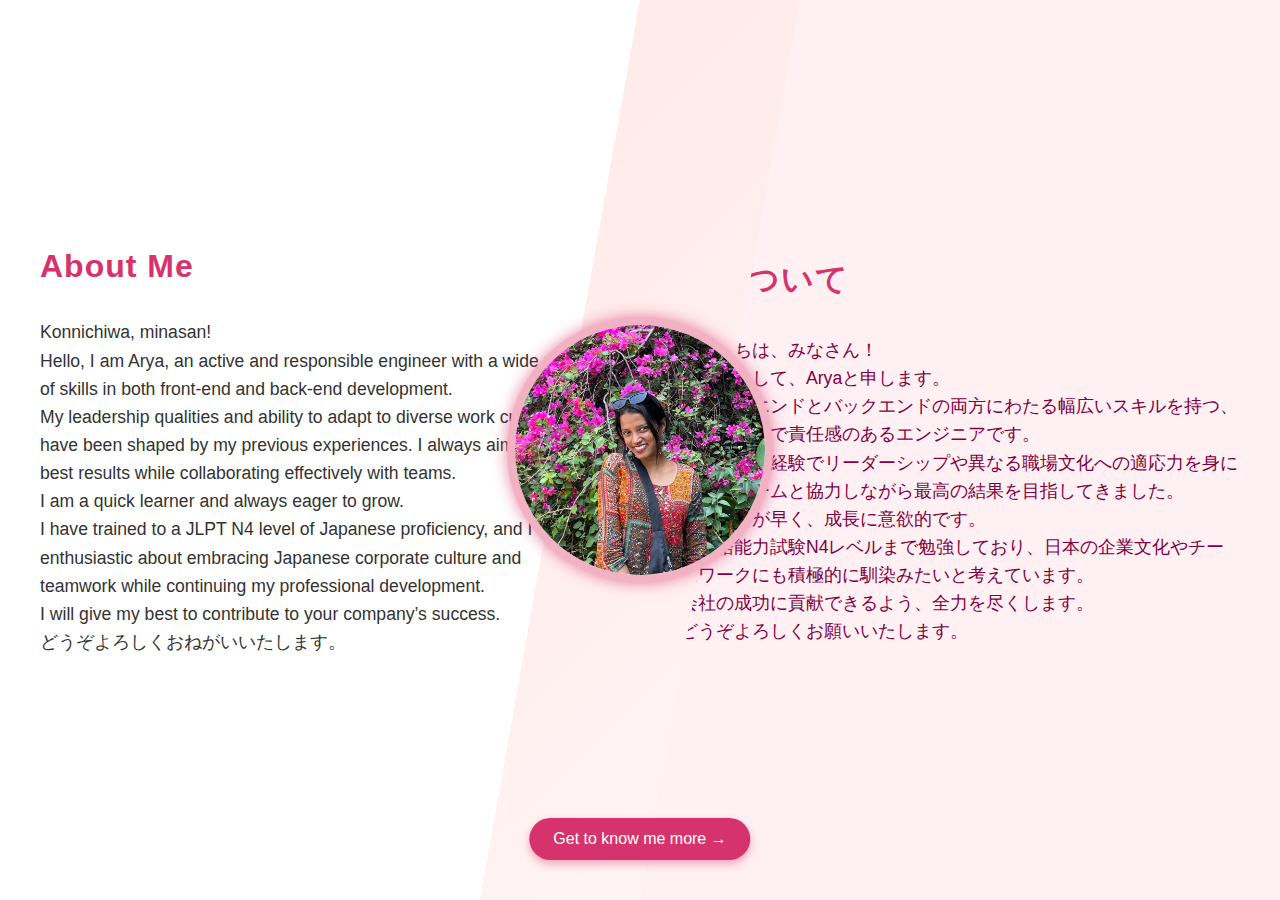
<file: index.html>
<!DOCTYPE html>
<html lang="en">
<head>
<meta charset="UTF-8" />
<meta name="viewport" content="width=device-width, initial-scale=1" />
<title>About Me</title>
<style>
body {
  margin: 0;
  font-family: 'Segoe UI', Tahoma, Geneva, Verdana, sans-serif;
  background: linear-gradient(135deg, #ffe4e1, #fffafc);
  overflow-x: hidden;
}

.container {
  display: flex;
  flex-wrap: wrap;
  min-height: 100vh;
  animation: openBook 1s ease forwards;
  position: relative;
}

@keyframes openBook {
  0% { transform: scaleX(0); }
  100% { transform: scaleX(1); }
}

.left, .right {
  flex: 1 1 50%;
  padding: 40px;
  color: #333;
  box-sizing: border-box;
  display: flex;
  flex-direction: column;
  justify-content: center;
}

.left {
  background: #fff;
  clip-path: polygon(0 0, 100% 0, 75% 100%, 0% 100%);
  text-align: left;
}

.right {
  background: #fff0f4;
  clip-path: polygon(25% 0, 100% 0, 100% 100%, 0% 100%);
  text-align: left;
  color: #800040;
}

.left h1, .right h1 {
  font-size: 2rem;
  margin-bottom: 1rem;
  color: #d6336c;
  letter-spacing: 1px;
}

.left p, .right p {
  font-size: 1.1rem;
  line-height: 1.6;
}

.center-img {
  position: absolute;
  top: 50%;
  left: 50%;
  transform: translate(-50%, -50%);
  width: 250px;
  height: 250px;
  border-radius: 50%;
  overflow: hidden;
  box-shadow: 0 0 15px rgba(214, 51, 108, 0.6);
  border: 8px solid #f3b1c4;
  background: white;
  z-index: 10;
}

.center-img img {
  width: 100%;
  height: 100%;
  object-fit: cover;
}

.button-container {
  position: absolute;
  bottom: 40px;
  left: 50%;
  transform: translateX(-50%);
  z-index: 20;
}

#next-btn {
  padding: 12px 24px;
  background-color: #d6336c;
  color: #fff;
  border: none;
  border-radius: 30px;
  cursor: pointer;
  font-size: 1rem;
  transition: background-color 0.3s ease, transform 0.3s ease;
  box-shadow: 0 4px 8px rgba(214, 51, 108, 0.4);
}

#next-btn:hover {
  background-color: #b52a5e;
  transform: scale(1.05);
}

/* Sakura */
.sakura {
  position: fixed;
  top: -50px;
  width: 30px;
  height: 30px;
  background: url('images/sakura.png') no-repeat center/contain;
  opacity: 0.8;
  animation: fall linear infinite;
  pointer-events: none;
  z-index: 1;
}

@keyframes fall {
  0% {
    transform: translateY(-50px) rotate(0deg);
    opacity: 1;
  }
  100% {
    transform: translateY(110vh) rotate(360deg);
    opacity: 0;
  }
}

/* 📱 Mobile Fix */
@media (max-width: 768px) {
  .container {
    flex-direction: column;
  }

  .left, .right {
    width: 100%;
    clip-path: none;
    padding: 20px;
    text-align: center;
  }

  .center-img {
    position: relative;
    top: auto;
    left: auto;
    transform: none;
    margin: 20px auto;
    width: 180px;
    height: 180px;
    border: 6px solid #f3b1c4;
  }

  .button-container {
    position: relative;
    bottom: auto;
    left: auto;
    transform: none;
    margin: 20px auto;
  }
}
</style>
</head>
<body>
  <div class="container">
    <div class="left">
      <h1>About Me</h1>
      <p>
        Konnichiwa, minasan!<br />
        Hello, I am Arya, an active and responsible engineer with a wide range of skills in both front-end and back-end development.<br />
        My leadership qualities and ability to adapt to diverse work cultures have been shaped by my previous experiences. I always aim for the best results while collaborating effectively with teams.<br />
        I am a quick learner and always eager to grow.<br />
        I have trained to a JLPT N4 level of Japanese proficiency, and I am enthusiastic about embracing Japanese corporate culture and teamwork while continuing my professional development.<br />
        I will give my best to contribute to your company’s success.<br />
        どうぞよろしくおねがいいたします。
      </p>
    </div>
    <div class="right">
      <h1>私について</h1>
      <p>
        こんにちは、みなさん！<br />
        はじめまして、Aryaと申します。<br />
        フロントエンドとバックエンドの両方にわたる幅広いスキルを持つ、アクティブで責任感のあるエンジニアです。<br />
        これまでの経験でリーダーシップや異なる職場文化への適応力を身につけ、チームと協力しながら最高の結果を目指してきました。<br />
        学ぶことが早く、成長に意欲的です。<br />
        日本語能力試験N4レベルまで勉強しており、日本の企業文化やチームワークにも積極的に馴染みたいと考えています。<br />
        会社の成功に貢献できるよう、全力を尽くします。<br />
        どうぞよろしくお願いいたします。
      </p>
    </div>
    <div class="center-img">
      <img src="images/profile1.jpg" alt="Profile Picture" />
    </div>
    <div class="button-container">
      <button id="next-btn">Get to know me more →</button>
    </div>
  </div>

<script>
  document.getElementById("next-btn").addEventListener("click", () => {
    window.location.href = "language.html";
  });
</script>
<script src="js/main.js"></script>
</body>
</html>
</file>
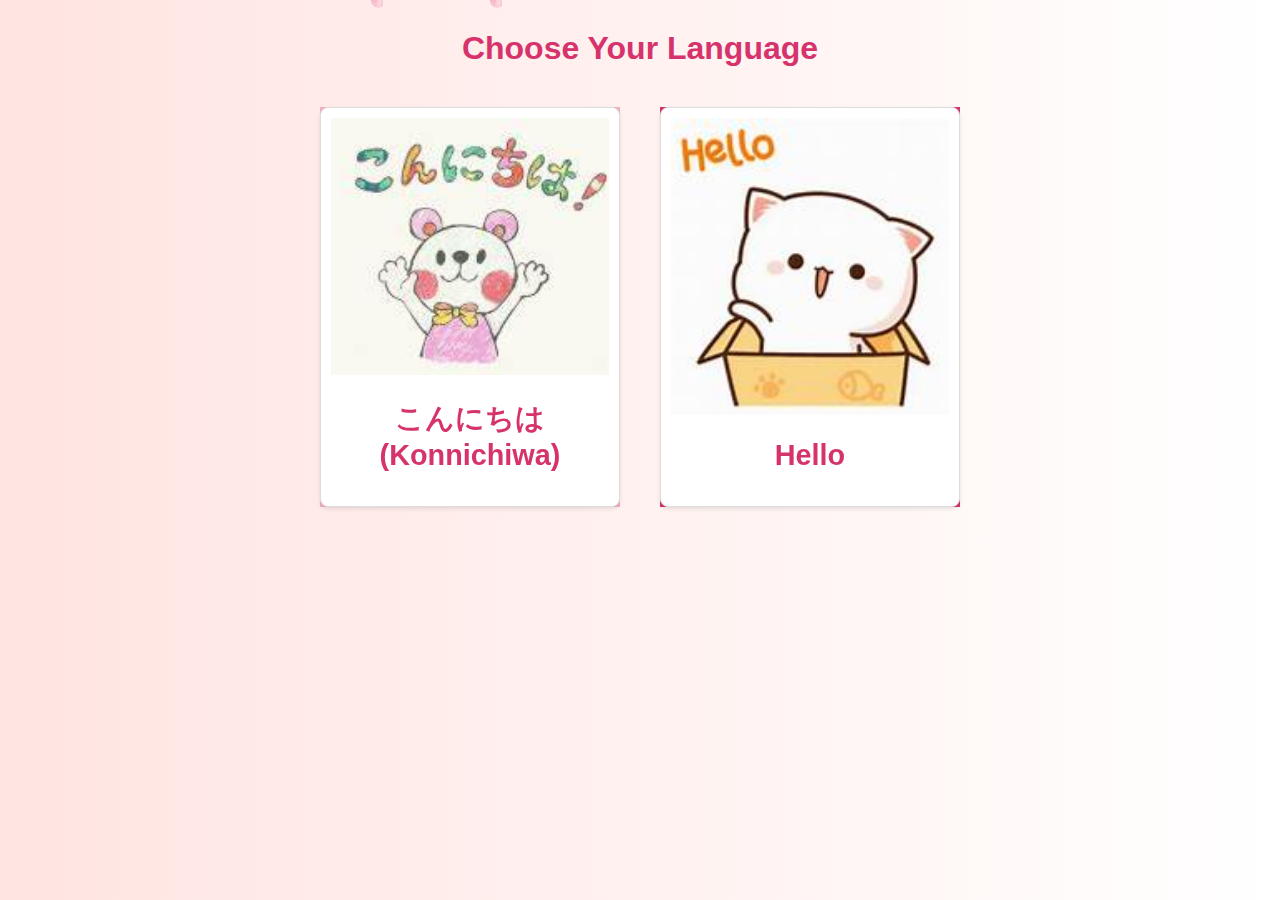
<file: language.html>
<!DOCTYPE html>
<html lang="en">
<head>
<meta charset="UTF-8">
<meta name="viewport" content="width=device-width, initial-scale=1.0">
<title>Choose Language</title>
<link rel="stylesheet" href="css/styles.css">
<style>
body {
  margin: 0;
  font-family: Arial, sans-serif;
  background: linear-gradient(to right, #ffe4e1, #fff);
  text-align: center;
}

.container {
  margin: 30px auto;
}

h1 {
  color: #d6336c;
  margin-bottom: 40px;
}

.cards {
  display: flex;
  justify-content: center;
  gap: 40px;
  flex-wrap: wrap;
  padding: 0 20px;
}

.card {
  width: 300px;
  height: 400px;
  perspective: 1000px;
}

.card-inner {
  width: 100%;
  height: 100%;
  position: relative;
  transition: transform 0.6s;
  transform-style: preserve-3d;
  cursor: pointer;
}

.card:hover .card-inner {
  transform: rotateY(180deg);
}

.card-front, .card-back {
  width: 100%;
  height: 100%;
  position: absolute;
  backface-visibility: hidden;
  display: flex;
  flex-direction: column;
  align-items: center;
  justify-content: center;
  border: 1px solid #ddd;
  border-radius: 8px;
  font-size: 1.2rem;
  background-color: #fff;
  overflow: hidden;
}

.card-front {
  color: #d6336c;
}

.card-front img {
  width: 100%;
  height: auto;
  flex-grow: 1;
  object-fit: cover;
}

.card-back {
  transform: rotateY(180deg);
  background-color: #f8f9fa;
  color: #333;
  padding: 20px;
}

.card-back h2 {
  margin: 0;
}
</style>
</head>
<body>
  <div class="container">
    <h1>Choose Your Language</h1>

    <div class="cards">
      <a href="portfolio-jap.html" class="card">
        <div class="card-inner">
          <div class="card-front">
            <img src="images/japanese-lady.jpg" alt="Japanese Lady">
            <h2>こんにちは (Konnichiwa)</h2>
          </div>
          <div class="card-back">
            <h2>Japanese</h2>
          </div>
        </div>
      </a>

      <a href="portfolio-eng.html" class="card">
        <div class="card-inner">
          <div class="card-front">
            <img src="images/hello-pic.jpg" alt="Hello">
            <h2>Hello</h2>
          </div>
          <div class="card-back">
            <h2>English</h2>
          </div>
        </div>
      </a>
    </div>
  </div>

<script src="js/main.js"></script>
</body>
</html>
</file>
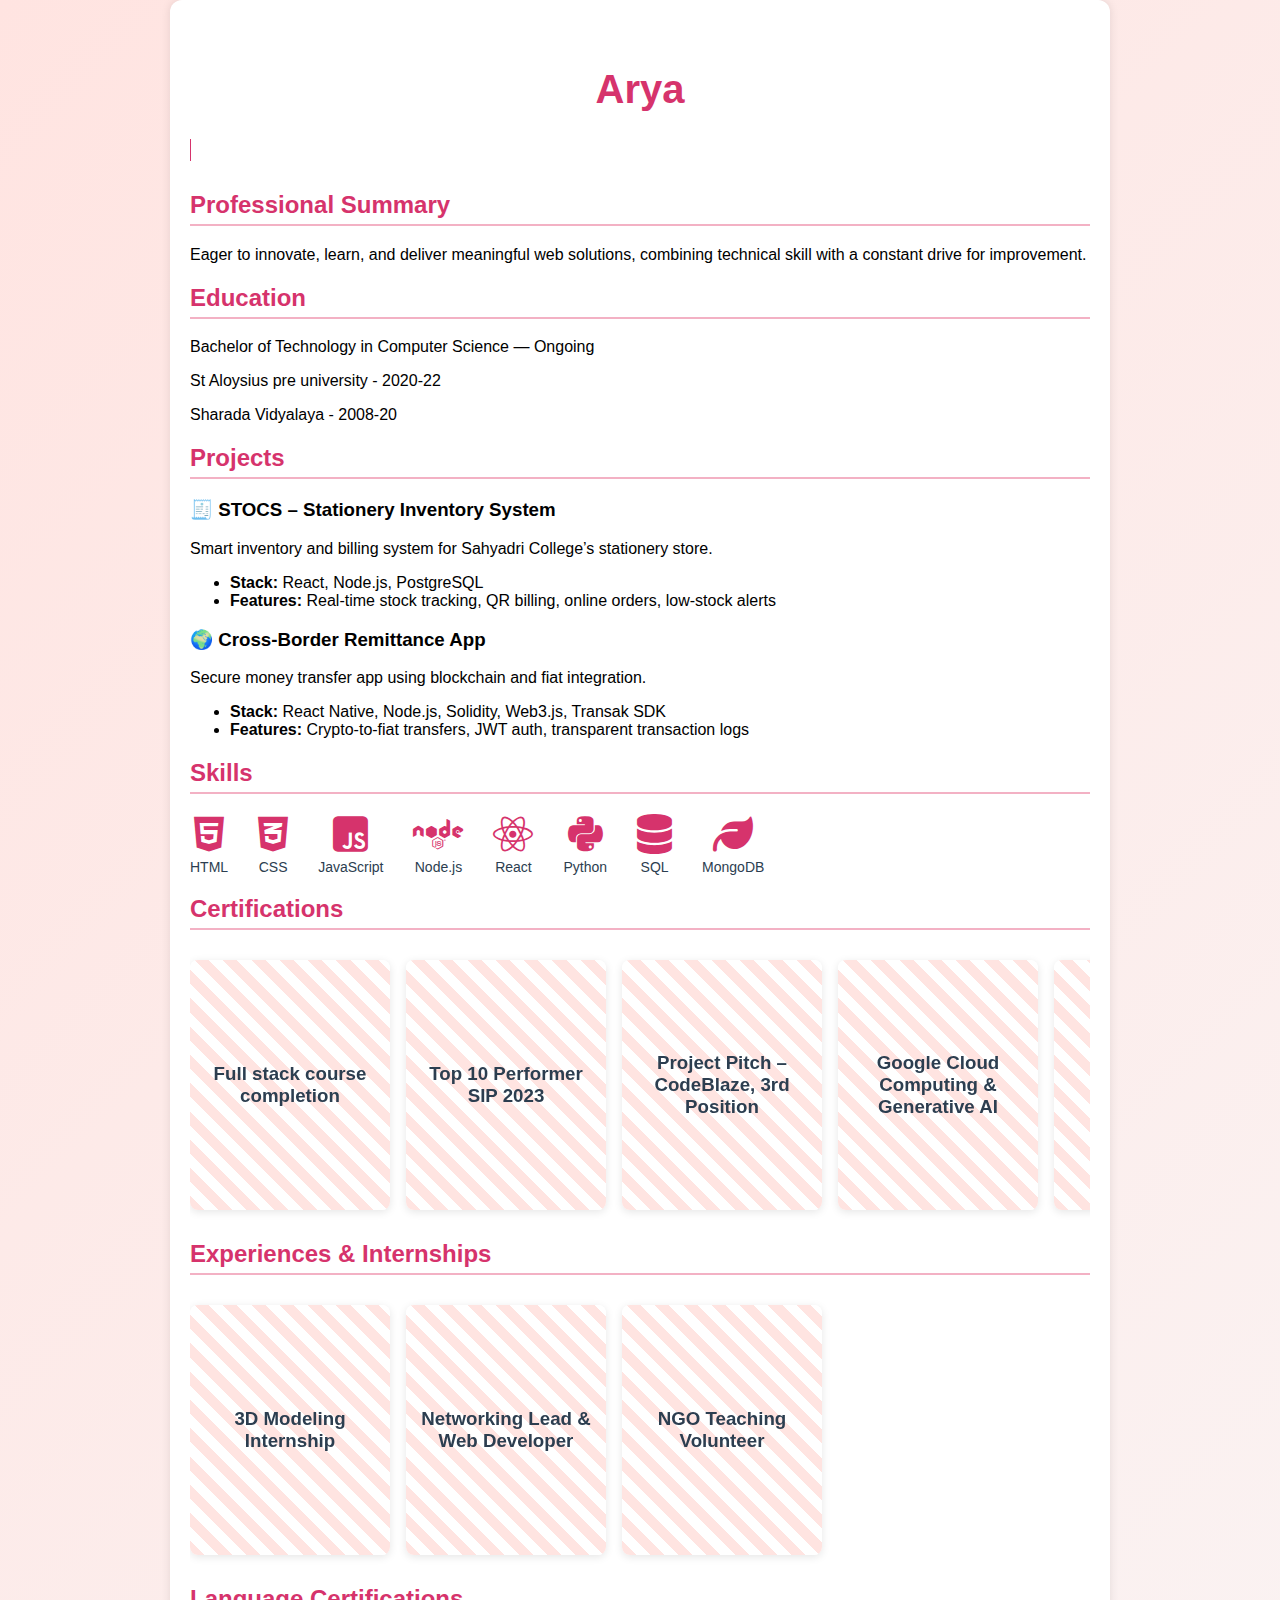
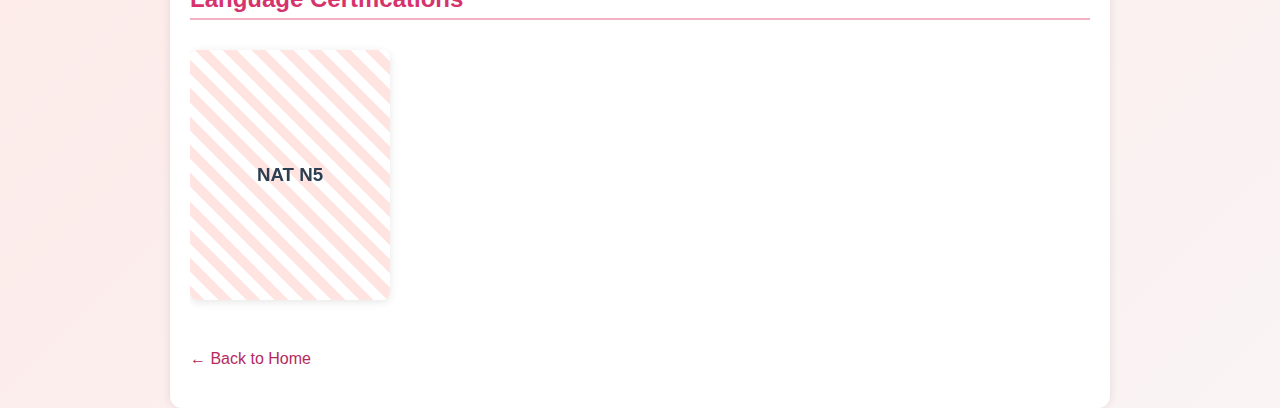
<file: portfolio-eng.html>
<!DOCTYPE html>
<html lang="en">
<head>
<meta charset="UTF-8">
<meta name="viewport" content="width=device-width, initial-scale=1.0">
<title>My Resume</title>
<link href="https://cdnjs.cloudflare.com/ajax/libs/font-awesome/6.5.2/css/all.min.css" rel="stylesheet">
<style>
body {
  font-family: Arial, sans-serif;
  background: linear-gradient(-45deg, #ffe4e1, #fff, #f8f9fa, #ffe4e1);
  background-size: 400% 400%;
  animation: gradientBG 15s ease infinite;
  margin: 0;
  padding: 0;
}

@keyframes gradientBG {
  0% {background-position: 0% 50%;}
  50% {background-position: 100% 50%;}
  100% {background-position: 0% 50%;}
}

.resume-container {
  max-width: 900px;
  margin: 0 auto;
  padding: 40px 20px;
  background: #fff;
  border-radius: 12px;
  box-shadow: 0 0 10px rgba(0,0,0,0.1);
  text-align: left;
}

header {
  text-align: center;
  margin-bottom: 30px;
}

header h1 {
  color: #d6336c;
  font-size: 2.5rem;
}

.subtitle.typing {
  color: #b52a5e;
  font-size: 1.2rem;
  border-right: .1em solid #d6336c;
  white-space: nowrap;
  overflow: hidden;
  width: 0;
  animation: typing 3s steps(40, end) forwards, blink-caret .75s step-end infinite;
}

@keyframes typing {
  from {width: 0;}
  to {width: 100%;}
}

@keyframes blink-caret {
  from, to {border-color: transparent;}
  50% {border-color: #d6336c;}
}

h2 {
  color: #d6336c;
  margin-top: 20px;
  border-bottom: 2px solid #f3b1c4;
  padding-bottom: 5px;
}

.resume-cards {
  display: flex;
  gap: 16px;
  overflow-x: auto;
  padding: 10px 0;
}

.resume-cards::-webkit-scrollbar {
  height: 6px;
}

.resume-cards::-webkit-scrollbar-thumb {
  background: #ccc;
  border-radius: 3px;
}

.resume-card {
  flex: 0 0 200px;
  height: 250px;
  perspective: 1000px;
  background: repeating-linear-gradient(
    45deg,
    #ffe4e1,
    #ffe4e1 10px,
    #fff 10px,
    #fff 20px
  );
  border-radius: 8px;
  box-shadow: 0 2px 8px rgba(0,0,0,0.1);
  transition: transform 0.3s ease, box-shadow 0.3s ease;
}

.resume-card:hover {
  transform: scale(1.05);
  box-shadow: 0 6px 20px rgba(0,0,0,0.15);
}

.resume-card-inner {
  width: 100%;
  height: 100%;
  position: relative;
  transition: transform 0.6s ease;
  transform-style: preserve-3d;
}

.resume-card:hover .resume-card-inner {
  transform: rotateY(180deg);
}

.resume-card-front, .resume-card-back {
  width: 100%;
  height: 100%;
  position: absolute;
  backface-visibility: hidden;
  display: flex;
  flex-direction: column;
  justify-content: center;
  align-items: center;
  padding: 10px;
  box-sizing: border-box;
  text-align: center;
}

.resume-card-front h3 {
  color: #2c3e50;
}

.resume-card-back {
  transform: rotateY(180deg);
  background-color: #f8f8f8;
}

.resume-card-back a {
  display: inline-block;
  margin-top: 10px;
  padding: 6px 12px;
  background-color: #2c3e50;
  color: #fff;
  text-decoration: none;
  border-radius: 3px;
  font-size: 0.85rem;
}

.resume-card-back a:hover {
  background-color: #1a252f;
}

.back-link {
  display: inline-block;
  margin-top: 40px;
  color: #b52a5e;
  text-decoration: none;
}
.skills-grid {
  display: flex;
  flex-wrap: wrap;
  gap: 30px;
  margin-top: 15px;
}

.skill-item {
  display: flex;
  flex-direction: column;
  align-items: center;
  font-size: 14px;
  color: #2c3e50;
  transition: transform 0.3s ease;
}

.skill-item i {
  font-size: 40px;
  color: #d6336c;
  margin-bottom: 5px;
}

.skill-item:hover {
  transform: scale(1.1);
}

</style>
</head>

<body>
<div class="resume-container">
  <header>
    <h1>Arya</h1>
    <p class="subtitle typing">Aspiring Developer | Teamwork & Leadership | Lifelong Learner</p>
  </header>

  <section class="summary">
    <h2>Professional Summary</h2>
    <p>
     Eager to innovate, learn, and deliver meaningful web solutions, combining technical skill with a constant drive for improvement.</p>
  </section>

  <section class="education">
    <h2>Education</h2>
    <p>Bachelor of Technology in Computer Science — Ongoing</p>
    <p>St Aloysius pre university - 2020-22</p>
    <p>Sharada Vidyalaya - 2008-20</p>
  </section>

  <section class="projects">
    <h2>Projects</h2>
<div class="project">
  <h3>🧾 STOCS – Stationery Inventory System</h3>
  <p>
    Smart inventory and billing system for Sahyadri College’s stationery store.
  </p>
  <ul>
    <li><strong>Stack:</strong> React, Node.js, PostgreSQL</li>
    <li><strong>Features:</strong> Real-time stock tracking, QR billing, online orders, low-stock alerts</li>
  </ul>
</div>

<div class="project">
  <h3>🌍 Cross-Border Remittance App</h3>
  <p>
    Secure money transfer app using blockchain and fiat integration.
  </p>
  <ul>
    <li><strong>Stack:</strong> React Native, Node.js, Solidity, Web3.js, Transak SDK</li>
    <li><strong>Features:</strong> Crypto-to-fiat transfers, JWT auth, transparent transaction logs</li>
  </ul>
</div>
 <section class="skills">
  <h2 style="text-align: left;">Skills</h2>
  <div class="skills-grid">
    <div class="skill-item">
      <i class="fab fa-html5"></i>
      <span>HTML</span>
    </div>
    <div class="skill-item">
      <i class="fab fa-css3-alt"></i>
      <span>CSS</span>
    </div>
    <div class="skill-item">
      <i class="fab fa-js-square"></i>
      <span>JavaScript</span>
    </div>
    <div class="skill-item">
      <i class="fab fa-node"></i>
      <span>Node.js</span>
    </div>
    <div class="skill-item">
      <i class="fab fa-react"></i>
      <span>React</span>
    </div>
    <div class="skill-item">
  <i class="fab fa-python"></i>
  <span>Python</span>
</div>

<div class="skill-item">
  <i class="fas fa-database"></i>
  <span>SQL</span>
</div>

<div class="skill-item">
  <i class="fas fa-leaf"></i>
  <span>MongoDB</span>
</div>
  </div>
</section>
  <section class="certifications">
    <h2>Certifications</h2>
    <div class="resume-cards">
      <div class="resume-card">
        <div class="resume-card-inner">
          <div class="resume-card-front">
            <h3>Full stack course completion</h3>
          </div>
          <div class="resume-card-back">
            <a href="https://drive.google.com/file/d/10ftS3D0thci9iskS2-q1k4Ww0KDOHati/view?usp=sharing">View</a>
          </div>
        </div>
      </div>
      <div class="resume-card">
        <div class="resume-card-inner">
          <div class="resume-card-front">
            <h3>Top 10 Performer SIP 2023</h3>
          </div>
          <div class="resume-card-back">
            <a href="https://drive.google.com/file/d/1wQ83UlyGWlbdcffvhUEgiggMR33XyDNR/view?usp=sharing">View</a>
          </div>
        </div>
      </div>
      <div class="resume-card">
        <div class="resume-card-inner">
          <div class="resume-card-front">
            <h3>Project Pitch – CodeBlaze, 3rd Position</h3>
          </div>
          <div class="resume-card-back">
            <a href="https://drive.google.com/file/d/1BQARD3A0xRIiynwLNm8JCwoqPu1xJI55/view?usp=sharing">View</a>
          </div>
        </div>
      </div>
      <div class="resume-card">
        <div class="resume-card-inner">
          <div class="resume-card-front">
            <h3>Google Cloud Computing & Generative AI</h3>
          </div>
          <div class="resume-card-back">
            <a href="https://drive.google.com/file/d/1yx4MLdxA1kitJXH3KdlB4MrrW5jVaReT/view?usp=sharing">View</a>
          </div>
        </div>
      </div>
      <div class="resume-card">
        <div class="resume-card-inner">
          <div class="resume-card-front">
            <h3>Certificate of Leadership</h3>
          </div>
          <div class="resume-card-back">
            <a href="https://drive.google.com/file/d/1DAOBNkmTP0TCC6fTdh3pqlDYaYa-PCrZ/view?usp=sharing">View</a>
          </div>
        </div>
      </div>
      <div class="resume-card">
        <div class="resume-card-inner">
          <div class="resume-card-front">
            <h3>SIH Grand Finale</h3>
          </div>
          <div class="resume-card-back">
            <a href="https://drive.google.com/file/d/1LE5eaI5HG3YiwHk-9B50rcu8BjWshsK-/view?usp=sharing">View</a>
          </div>
        </div>
      </div>
    </div>
  </section>

  <section class="experiences">
    <h2>Experiences & Internships</h2>
    <div class="resume-cards">
      <div class="resume-card">
        <div class="resume-card-inner">
          <div class="resume-card-front">
            <h3>3D Modeling Internship</h3>
          </div>
          <div class="resume-card-back">
            <a href="https://drive.google.com/file/d/1P5DcAHPAY2mMqAxPpFyOq-4pE_18NJux/view?usp=drive_link">View</a>
          </div>
        </div>
      </div>
      <div class="resume-card">
        <div class="resume-card-inner">
          <div class="resume-card-front">
            <h3>Networking Lead & Web Developer</h3>
          </div>
          <div class="resume-card-back">
            <a href="https://drive.google.com/file/d/1Sg3B6RLVeGkwRx_n8rK__mp8K27z16N-/view?usp=sharing">View</a>
          </div>
        </div>
      </div>
      <div class="resume-card">
        <div class="resume-card-inner">
          <div class="resume-card-front">
            <h3>NGO Teaching Volunteer</h3>
          </div>
          <div class="resume-card-back">
            <a href="https://drive.google.com/file/d/12S17WlosSJ6e8LjnjiRpPiXyfPgWGSRC/view?usp=sharing">View</a>
          </div>
        </div>
      </div>
    </div>
  </section>

  <section class="language-certifications">
    <h2>Language Certifications</h2>
    <div class="resume-cards">
      <div class="resume-card">
        <div class="resume-card-inner">
          <div class="resume-card-front">
            <h3>NAT N5</h3>
          </div>
          <div class="resume-card-back">
            <a href="https://drive.google.com/file/d/1_Lgjmv-EzGq2PYyPyzywpIeGVJkPsLeV/view?usp=sharing">View</a>
          </div>
        </div>
      </div>
    </div>
  </section>

  <footer>
    <a href="index.html" class="back-link">← Back to Home</a>
  </footer>
</div>

<script>
document.addEventListener('DOMContentLoaded', () => {
  document.querySelectorAll('section').forEach((section, i) => {
    setTimeout(() => section.classList.add('visible'), i * 200);
  });
});
</script>
</body>
</html>
</file>
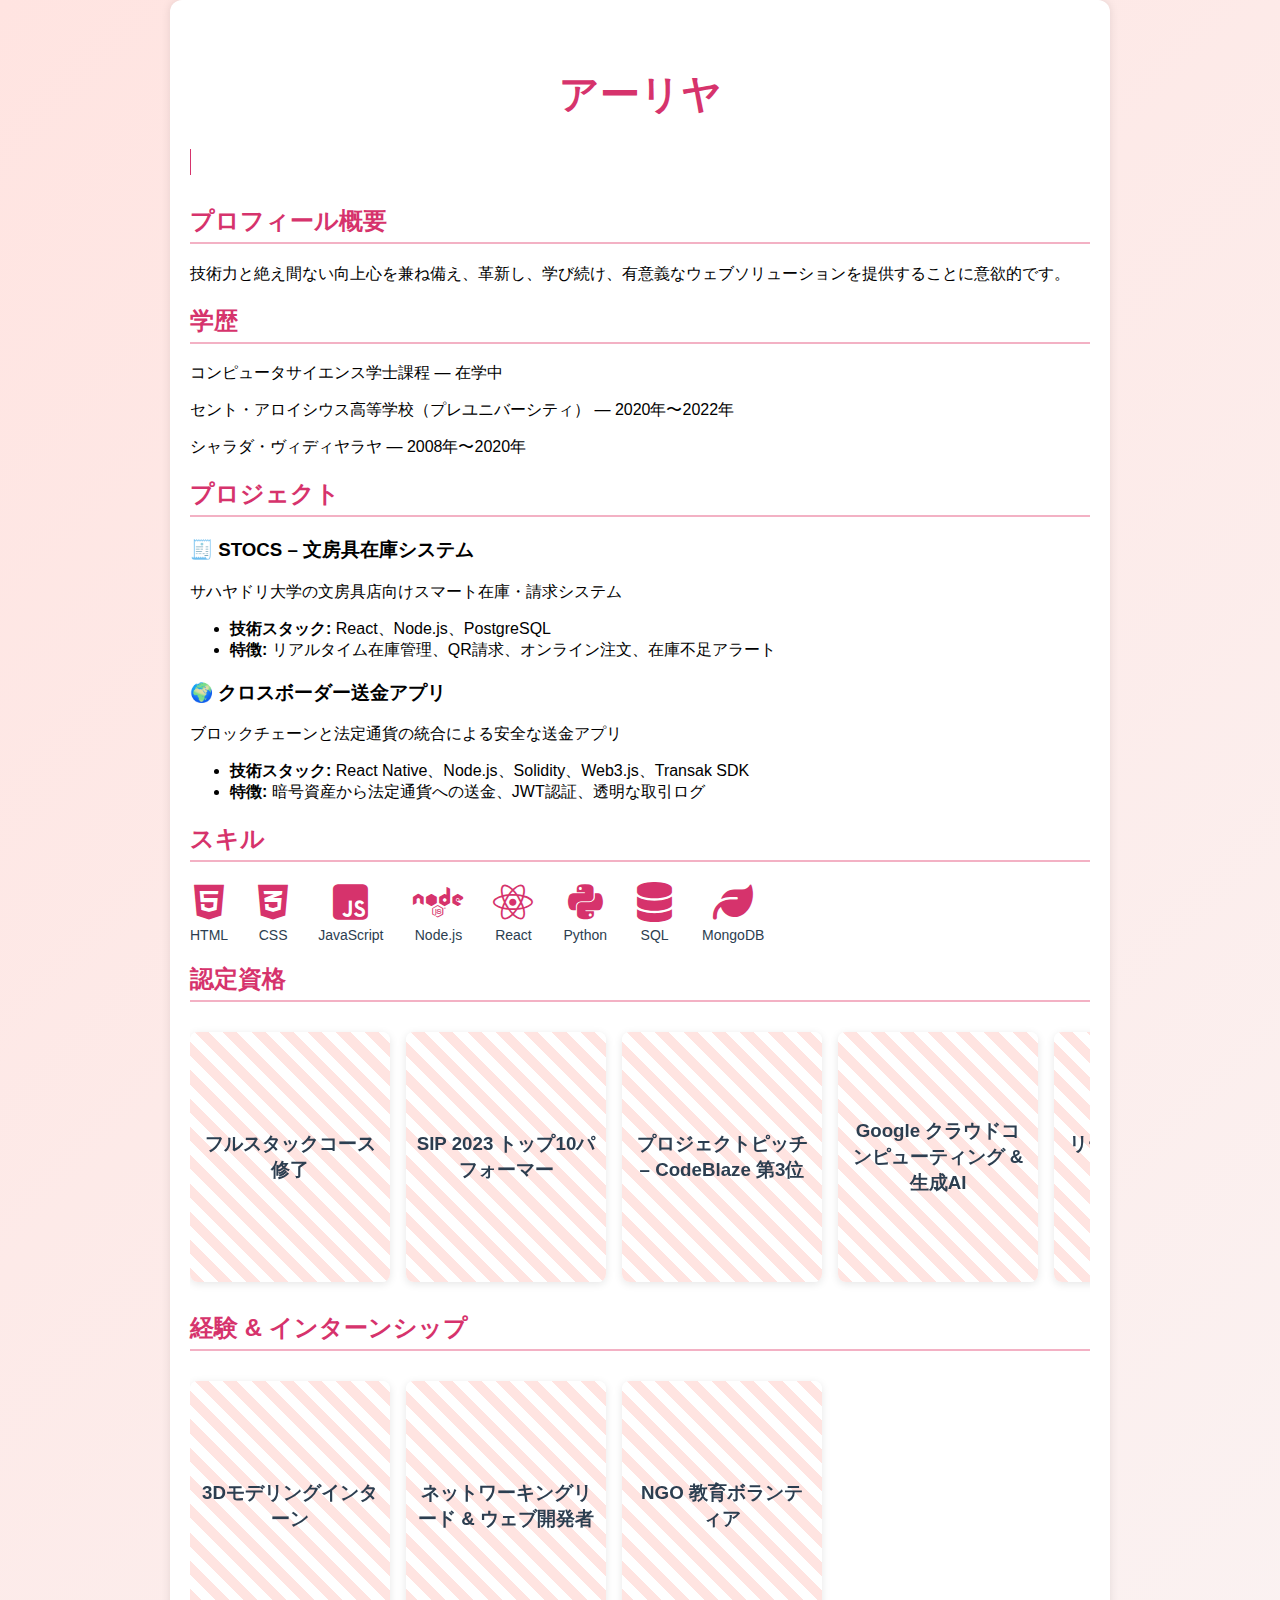
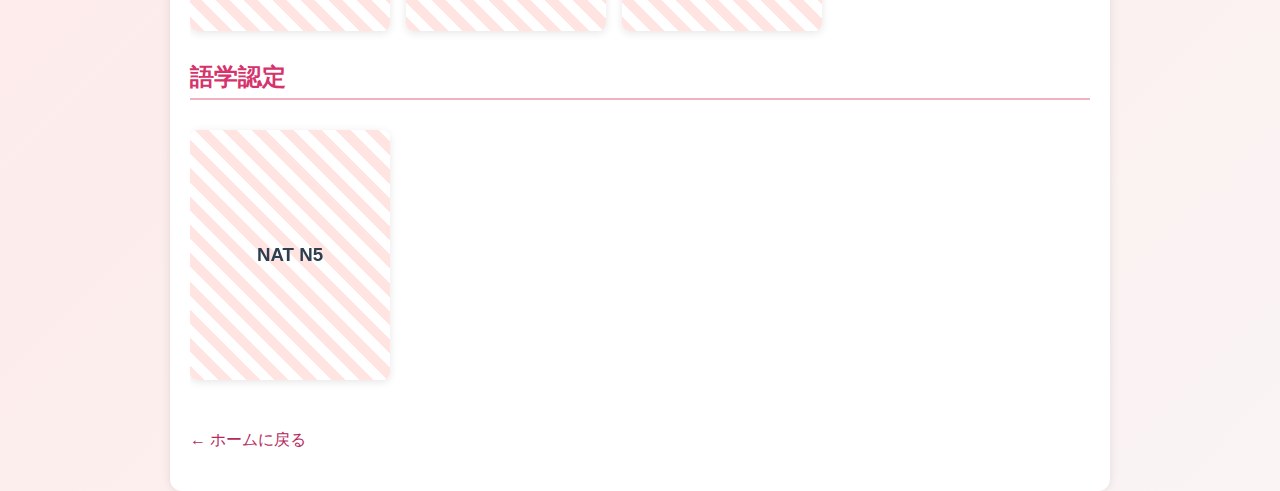
<file: portfolio-jap.html>
<!DOCTYPE html>
<html lang="en">
<head>
<meta charset="UTF-8">
<meta name="viewport" content="width=device-width, initial-scale=1.0">
<title>My Resume</title>
<link href="https://cdnjs.cloudflare.com/ajax/libs/font-awesome/6.5.2/css/all.min.css" rel="stylesheet">
<style>
body {
  font-family: Arial, sans-serif;
  background: linear-gradient(-45deg, #ffe4e1, #fff, #f8f9fa, #ffe4e1);
  background-size: 400% 400%;
  animation: gradientBG 15s ease infinite;
  margin: 0;
  padding: 0;
}

@keyframes gradientBG {
  0% {background-position: 0% 50%;}
  50% {background-position: 100% 50%;}
  100% {background-position: 0% 50%;}
}

.resume-container {
  max-width: 900px;
  margin: 0 auto;
  padding: 40px 20px;
  background: #fff;
  border-radius: 12px;
  box-shadow: 0 0 10px rgba(0,0,0,0.1);
  text-align: left;
}

header {
  text-align: center;
  margin-bottom: 30px;
}

header h1 {
  color: #d6336c;
  font-size: 2.5rem;
}

.subtitle.typing {
  color: #b52a5e;
  font-size: 1.2rem;
  border-right: .1em solid #d6336c;
  white-space: nowrap;
  overflow: hidden;
  width: 0;
  animation: typing 3s steps(40, end) forwards, blink-caret .75s step-end infinite;
}

@keyframes typing {
  from {width: 0;}
  to {width: 100%;}
}

@keyframes blink-caret {
  from, to {border-color: transparent;}
  50% {border-color: #d6336c;}
}

h2 {
  color: #d6336c;
  margin-top: 20px;
  border-bottom: 2px solid #f3b1c4;
  padding-bottom: 5px;
}

.resume-cards {
  display: flex;
  gap: 16px;
  overflow-x: auto;
  padding: 10px 0;
}

.resume-cards::-webkit-scrollbar {
  height: 6px;
}

.resume-cards::-webkit-scrollbar-thumb {
  background: #ccc;
  border-radius: 3px;
}

.resume-card {
  flex: 0 0 200px;
  height: 250px;
  perspective: 1000px;
  background: repeating-linear-gradient(
    45deg,
    #ffe4e1,
    #ffe4e1 10px,
    #fff 10px,
    #fff 20px
  );
  border-radius: 8px;
  box-shadow: 0 2px 8px rgba(0,0,0,0.1);
  transition: transform 0.3s ease, box-shadow 0.3s ease;
}

.resume-card:hover {
  transform: scale(1.05);
  box-shadow: 0 6px 20px rgba(0,0,0,0.15);
}

.resume-card-inner {
  width: 100%;
  height: 100%;
  position: relative;
  transition: transform 0.6s ease;
  transform-style: preserve-3d;
}

.resume-card:hover .resume-card-inner {
  transform: rotateY(180deg);
}

.resume-card-front, .resume-card-back {
  width: 100%;
  height: 100%;
  position: absolute;
  backface-visibility: hidden;
  display: flex;
  flex-direction: column;
  justify-content: center;
  align-items: center;
  padding: 10px;
  box-sizing: border-box;
  text-align: center;
}

.resume-card-front h3 {
  color: #2c3e50;
}

.resume-card-back {
  transform: rotateY(180deg);
  background-color: #f8f8f8;
}

.resume-card-back a {
  display: inline-block;
  margin-top: 10px;
  padding: 6px 12px;
  background-color: #2c3e50;
  color: #fff;
  text-decoration: none;
  border-radius: 3px;
  font-size: 0.85rem;
}

.resume-card-back a:hover {
  background-color: #1a252f;
}

.back-link {
  display: inline-block;
  margin-top: 40px;
  color: #b52a5e;
  text-decoration: none;
}
.skills-grid {
  display: flex;
  flex-wrap: wrap;
  gap: 30px;
  margin-top: 15px;
}

.skill-item {
  display: flex;
  flex-direction: column;
  align-items: center;
  font-size: 14px;
  color: #2c3e50;
  transition: transform 0.3s ease;
}

.skill-item i {
  font-size: 40px;
  color: #d6336c;
  margin-bottom: 5px;
}

.skill-item:hover {
  transform: scale(1.1);
}

</style>
</head>
<body>
<div class="resume-container">
  <header>
    <h1>アーリヤ</h1>
    <p class="subtitle typing">開発者 | チームワークと挑戦 | 学び続ける者</p>
  </header>

  <section class="summary">
    <h2>プロフィール概要</h2>
    <p>
      技術力と絶え間ない向上心を兼ね備え、革新し、学び続け、有意義なウェブソリューションを提供することに意欲的です。
    </p>
  </section>

  <section class="education">
    <h2>学歴</h2>
   <p>コンピュータサイエンス学士課程 — 在学中</p>
<p>セント・アロイシウス高等学校（プレユニバーシティ） — 2020年〜2022年</p>
<p>シャラダ・ヴィディヤラヤ — 2008年〜2020年</p>
  </section>

  <section class="projects">
    <h2>プロジェクト</h2>
<div class="project">
  <h3>🧾 STOCS – 文房具在庫システム</h3>
  <p>
    サハヤドリ大学の文房具店向けスマート在庫・請求システム
  </p>
  <ul>
    <li><strong>技術スタック:</strong> React、Node.js、PostgreSQL</li>
    <li><strong>特徴:</strong> リアルタイム在庫管理、QR請求、オンライン注文、在庫不足アラート</li>
  </ul>
</div>

<div class="project">
  <h3>🌍 クロスボーダー送金アプリ</h3>
  <p>
    ブロックチェーンと法定通貨の統合による安全な送金アプリ
  </p>
  <ul>
    <li><strong>技術スタック:</strong> React Native、Node.js、Solidity、Web3.js、Transak SDK</li>
    <li><strong>特徴:</strong> 暗号資産から法定通貨への送金、JWT認証、透明な取引ログ</li>
  </ul>
</div>

  </section>

  <section class="skills">
    <h2 style="text-align: left;">スキル</h2>
    <div class="skills-grid">
      <div class="skill-item">
        <i class="fab fa-html5"></i>
        <span>HTML</span>
      </div>
      <div class="skill-item">
        <i class="fab fa-css3-alt"></i>
        <span>CSS</span>
      </div>
      <div class="skill-item">
        <i class="fab fa-js-square"></i>
        <span>JavaScript</span>
      </div>
      <div class="skill-item">
        <i class="fab fa-node"></i>
        <span>Node.js</span>
      </div>
      <div class="skill-item">
        <i class="fab fa-react"></i>
        <span>React</span>
      </div>
      <div class="skill-item">
  <i class="fab fa-python"></i>
  <span>Python</span>
</div>

<div class="skill-item">
  <i class="fas fa-database"></i>
  <span>SQL</span>
</div>

<div class="skill-item">
  <i class="fas fa-leaf"></i>
  <span>MongoDB</span>
</div>
    </div>
  </section>

  <section class="certifications">
    <h2>認定資格</h2>
    <div class="resume-cards">
      <div class="resume-card">
        <div class="resume-card-inner">
          <div class="resume-card-front">
            <h3>フルスタックコース修了</h3>
          </div>
          <div class="resume-card-back">
            <a href="https://drive.google.com/file/d/10ftS3D0thci9iskS2-q1k4Ww0KDOHati/view?usp=sharing">表示</a>
          </div>
        </div>
      </div>
      <div class="resume-card">
        <div class="resume-card-inner">
          <div class="resume-card-front">
            <h3>SIP 2023 トップ10パフォーマー</h3>
          </div>
          <div class="resume-card-back">
            <a href="https://drive.google.com/file/d/1wQ83UlyGWlbdcffvhUEgiggMR33XyDNR/view?usp=sharing">表示</a>
          </div>
        </div>
      </div>
      <div class="resume-card">
        <div class="resume-card-inner">
          <div class="resume-card-front">
            <h3>プロジェクトピッチ – CodeBlaze 第3位</h3>
          </div>
          <div class="resume-card-back">
            <a href="https://drive.google.com/file/d/1BQARD3A0xRIiynwLNm8JCwoqPu1xJI55/view?usp=sharing">表示</a>
          </div>
        </div>
      </div>
      <div class="resume-card">
        <div class="resume-card-inner">
          <div class="resume-card-front">
            <h3>Google クラウドコンピューティング & 生成AI</h3>
          </div>
          <div class="resume-card-back">
            <a href="https://drive.google.com/file/d/1yx4MLdxA1kitJXH3KdlB4MrrW5jVaReT/view?usp=sharing">表示</a>
          </div>
        </div>
      </div>
      <div class="resume-card">
        <div class="resume-card-inner">
          <div class="resume-card-front">
            <h3>リーダーシップ証明書</h3>
          </div>
          <div class="resume-card-back">
            <a href="https://drive.google.com/file/d/1DAOBNkmTP0TCC6fTdh3pqlDYaYa-PCrZ/view?usp=sharing">表示</a>
          </div>
        </div>
      </div>
      <div class="resume-card">
        <div class="resume-card-inner">
          <div class="resume-card-front">
            <h3>SIH グランドファイナル</h3>
          </div>
          <div class="resume-card-back">
            <a href="https://drive.google.com/file/d/1LE5eaI5HG3YiwHk-9B50rcu8BjWshsK-/view?usp=sharing">表示</a>
          </div>
        </div>
      </div>
    </div>
  </section>

  <section class="experiences">
    <h2>経験 & インターンシップ</h2>
    <div class="resume-cards">
      <div class="resume-card">
        <div class="resume-card-inner">
          <div class="resume-card-front">
            <h3>3Dモデリングインターン</h3>
          </div>
          <div class="resume-card-back">
            <a href="https://drive.google.com/file/d/1P5DcAHPAY2mMqAxPpFyOq-4pE_18NJux/view?usp=drive_link">表示</a>
          </div>
        </div>
      </div>
      <div class="resume-card">
        <div class="resume-card-inner">
          <div class="resume-card-front">
            <h3>ネットワーキングリード & ウェブ開発者</h3>
          </div>
          <div class="resume-card-back">
            <a href="https://drive.google.com/file/d/1Sg3B6RLVeGkwRx_n8rK__mp8K27z16N-/view?usp=sharing">表示</a>
          </div>
        </div>
      </div>
      <div class="resume-card">
        <div class="resume-card-inner">
          <div class="resume-card-front">
            <h3>NGO 教育ボランティア</h3>
          </div>
          <div class="resume-card-back">
            <a href="https://drive.google.com/file/d/12S17WlosSJ6e8LjnjiRpPiXyfPgWGSRC/view?usp=sharing">表示</a>
          </div>
        </div>
      </div>
    </div>
  </section>

  <section class="language-certifications">
    <h2>語学認定</h2>
    <div class="resume-cards">
      <div class="resume-card">
        <div class="resume-card-inner">
          <div class="resume-card-front">
            <h3>NAT N5</h3>
          </div>
          <div class="resume-card-back">
            <a href="https://drive.google.com/file/d/1_Lgjmv-EzGq2PYyPyzywpIeGVJkPsLeV/view?usp=sharing">表示</a>
          </div>
        </div>
      </div>
    </div>
  </section>

  <footer>
    <a href="index.html" class="back-link">← ホームに戻る</a>
  </footer>
</div>

<script>
document.addEventListener('DOMContentLoaded', () => {
  document.querySelectorAll('section').forEach((section, i) => {
    setTimeout(() => section.classList.add('visible'), i * 200);
  });
});
</script>
</body>
</html>
</file>
<file: css/styles.css>
body {
  font-family: Arial, sans-serif;
  background: linear-gradient(to right, #ffe4e1, #fff);
  text-align: center;
  margin: 0;
  padding: 0;
}

.container {
  margin-top: 50px;
}

h1 {
  color: #d6336c;
  font-size: 2rem;
  margin-bottom: 40px;
}

.cards {
  display: flex;
  justify-content: center;
  gap: 20px;
  flex-wrap: wrap;
}

.card {
  width: 200px;
  height: 300px;
  perspective: 1000px;
}

.card-inner {
  width: 100%;
  height: 100%;
  position: relative;
  transition: transform 0.6s ease;
  transform-style: preserve-3d;
  cursor: pointer;
}

.card:hover .card-inner {
  transform: rotateY(180deg);
}

.card-front, .card-back {
  width: 100%;
  height: 100%;
  position: absolute;
  backface-visibility: hidden;
  display: flex;
  flex-direction: column;
  justify-content: center;
  align-items: center;
  border: 1px solid #ccc;
  box-shadow: 0 2px 4px rgba(0,0,0,0.1);
  font-size: 0.95rem;
  background-color: #fff;
  color: #333;
  padding: 10px;
  box-sizing: border-box;
}

.card-front {
  color: #2c3e50;
}

.card-back {
  transform: rotateY(180deg);
  background-color: #f8f8f8;
}

.card-back a {
  display: inline-block;
  margin-top: 10px;
  padding: 6px 12px;
  background-color: #2c3e50;
  color: #fff;
  text-decoration: none;
  border-radius: 3px;
  font-size: 0.85rem;
}

.card-back a:hover {
  background-color: #1a252f;
}

/* Sakura falling */
.sakura {
  position: fixed;
  top: -10px;
  z-index: 9999;
  pointer-events: none;
  width: 20px;
  height: 20px;
  background-image: url('../images/sakura.png');
  background-size: cover;
  animation: fall linear infinite;
}

@keyframes fall {
  0% {
    transform: translateY(0) rotate(0deg);
    opacity: 1;
  }
  100% {
    transform: translateY(100vh) rotate(360deg);
    opacity: 0;
  }
}

/* Page 2 — different card colors */
.card:nth-child(1) {
  background: #f3b1c4;
}
.card:nth-child(2) {
  background: #d6336c;
}
.card:nth-child(3) {
  background: #ffa7c4;
}
.card:nth-child(4) {
  background: #ff7fa0;
}

/* Page 3 (Resume) */
.resume-container {
  max-width: 900px;
  margin: 0 auto;
  padding: 40px 20px;
  font-family: Arial, sans-serif;
  color: #333;
  background: #fff;
  border-radius: 12px;
  box-shadow: 0 0 10px rgba(0,0,0,0.1);
  text-align: left;
}

.resume-container header {
  text-align: center;
  margin-bottom: 30px;
}

.resume-container h1 {
  color: #d6336c;
  font-size: 2.5rem;
}

.subtitle {
  color: #b52a5e;
  font-size: 1.2rem;
}

.resume-container h2 {
  color: #d6336c;
  margin-top: 20px;
  border-bottom: 2px solid #f3b1c4;
  padding-bottom: 5px;
}

.resume-container ul {
  list-style: disc;
  margin-left: 20px;
}

.back-link {
  display: inline-block;
  margin-top: 40px;
  color: #b52a5e;
  text-decoration: none;
}

/* Resume Cards — horizontal scrollable */
.resume-container .cards {
  display: flex;
  gap: 16px;
  overflow-x: auto;
  padding: 10px;
  margin: 0;
  scroll-padding-left: 10px;
  justify-content: flex-start;
}

.resume-container .cards::-webkit-scrollbar {
  height: 6px;
}

.resume-container .cards::-webkit-scrollbar-thumb {
  background: #ccc;
  border-radius: 3px;
}

.resume-container .cards {
  scroll-behavior: smooth;
}
</file>
